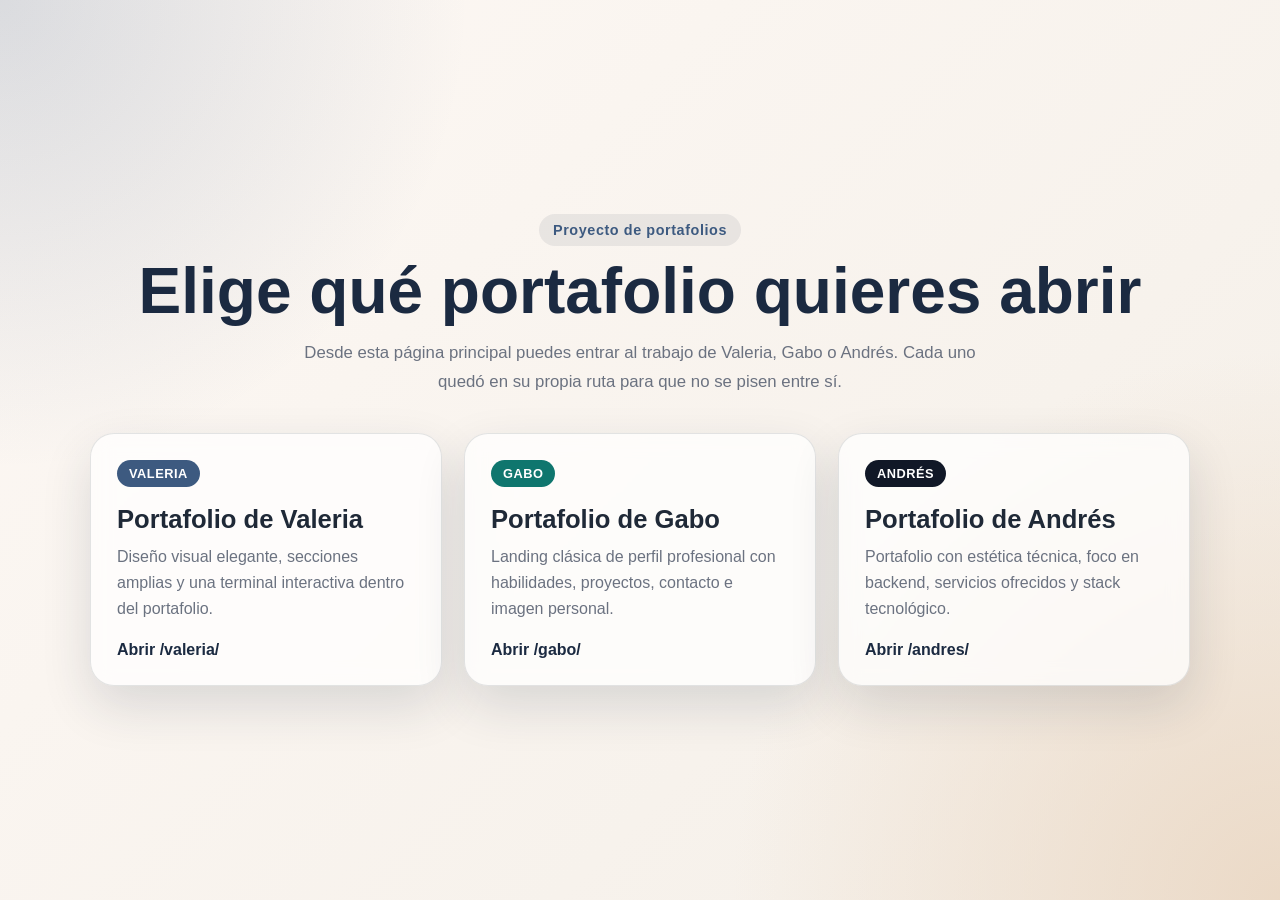
<file: evaluacion/appValeria/templates/home.html>
<!DOCTYPE html>
<html lang="es">
<head>
    <meta charset="UTF-8">
    <meta name="viewport" content="width=device-width, initial-scale=1.0">
    <title>Portafolios</title>
    <style>
        :root {
            --bg: #f4efe8;
            --panel: rgba(255, 255, 255, 0.72);
            --text: #1f2937;
            --muted: #6b7280;
            --accent-1: #1b2a41;
            --accent-2: #3d5a80;
            --accent-3: #0f172a;
            --border: rgba(31, 41, 55, 0.12);
            --shadow: 0 20px 50px rgba(27, 42, 65, 0.14);
        }

        * {
            box-sizing: border-box;
            margin: 0;
            padding: 0;
        }

        body {
            min-height: 100vh;
            font-family: "Segoe UI", sans-serif;
            color: var(--text);
            background:
                radial-gradient(circle at top left, rgba(61, 90, 128, 0.18), transparent 30%),
                radial-gradient(circle at bottom right, rgba(234, 215, 195, 0.9), transparent 35%),
                linear-gradient(135deg, #fdf8f4 0%, #f4efe8 100%);
            display: flex;
            align-items: center;
            justify-content: center;
            padding: 32px;
        }

        .shell {
            width: min(1100px, 100%);
        }

        .hero {
            text-align: center;
            margin-bottom: 36px;
        }

        .eyebrow {
            display: inline-block;
            margin-bottom: 12px;
            padding: 8px 14px;
            border-radius: 999px;
            background: rgba(27, 42, 65, 0.08);
            color: var(--accent-2);
            font-size: 0.9rem;
            font-weight: 600;
            letter-spacing: 0.04em;
        }

        h1 {
            font-size: clamp(2.2rem, 5vw, 4.2rem);
            line-height: 1.05;
            margin-bottom: 14px;
            color: var(--accent-1);
        }

        .hero p {
            max-width: 700px;
            margin: 0 auto;
            font-size: 1.05rem;
            line-height: 1.7;
            color: var(--muted);
        }

        .grid {
            display: grid;
            grid-template-columns: repeat(3, minmax(0, 1fr));
            gap: 22px;
        }

        .card {
            display: block;
            text-decoration: none;
            color: inherit;
            background: var(--panel);
            backdrop-filter: blur(10px);
            border: 1px solid var(--border);
            border-radius: 24px;
            padding: 26px;
            box-shadow: var(--shadow);
            transition: transform 0.25s ease, box-shadow 0.25s ease, border-color 0.25s ease;
        }

        .card:hover {
            transform: translateY(-6px);
            box-shadow: 0 24px 60px rgba(27, 42, 65, 0.18);
            border-color: rgba(61, 90, 128, 0.28);
        }

        .tag {
            display: inline-block;
            margin-bottom: 18px;
            padding: 6px 12px;
            border-radius: 999px;
            font-size: 0.8rem;
            font-weight: 700;
            letter-spacing: 0.04em;
            text-transform: uppercase;
            color: white;
        }

        .tag.valeria { background: #3d5a80; }
        .tag.gabo { background: #0f766e; }
        .tag.andres { background: #111827; }

        .card h2 {
            font-size: 1.6rem;
            margin-bottom: 10px;
        }

        .card p {
            color: var(--muted);
            line-height: 1.65;
            margin-bottom: 18px;
        }

        .go {
            font-weight: 700;
            color: var(--accent-1);
        }

        @media (max-width: 900px) {
            .grid {
                grid-template-columns: 1fr;
            }
        }
    </style>
</head>
<body>
    <main class="shell">
        <section class="hero">
            <span class="eyebrow">Proyecto de portafolios</span>
            <h1>Elige qué portafolio quieres abrir</h1>
            <p>
                Desde esta página principal puedes entrar al trabajo de Valeria, Gabo o Andrés.
                Cada uno quedó en su propia ruta para que no se pisen entre sí.
            </p>
        </section>

        <section class="grid">
            <a class="card" href="/valeria/">
                <span class="tag valeria">Valeria</span>
                <h2>Portafolio de Valeria</h2>
                <p>Diseño visual elegante, secciones amplias y una terminal interactiva dentro del portafolio.</p>
                <span class="go">Abrir /valeria/</span>
            </a>

            <a class="card" href="/gabo/">
                <span class="tag gabo">Gabo</span>
                <h2>Portafolio de Gabo</h2>
                <p>Landing clásica de perfil profesional con habilidades, proyectos, contacto e imagen personal.</p>
                <span class="go">Abrir /gabo/</span>
            </a>

            <a class="card" href="/andres/">
                <span class="tag andres">Andrés</span>
                <h2>Portafolio de Andrés</h2>
                <p>Portafolio con estética técnica, foco en backend, servicios ofrecidos y stack tecnológico.</p>
                <span class="go">Abrir /andres/</span>
            </a>
        </section>
    </main>
</body>
</html>
</file>
